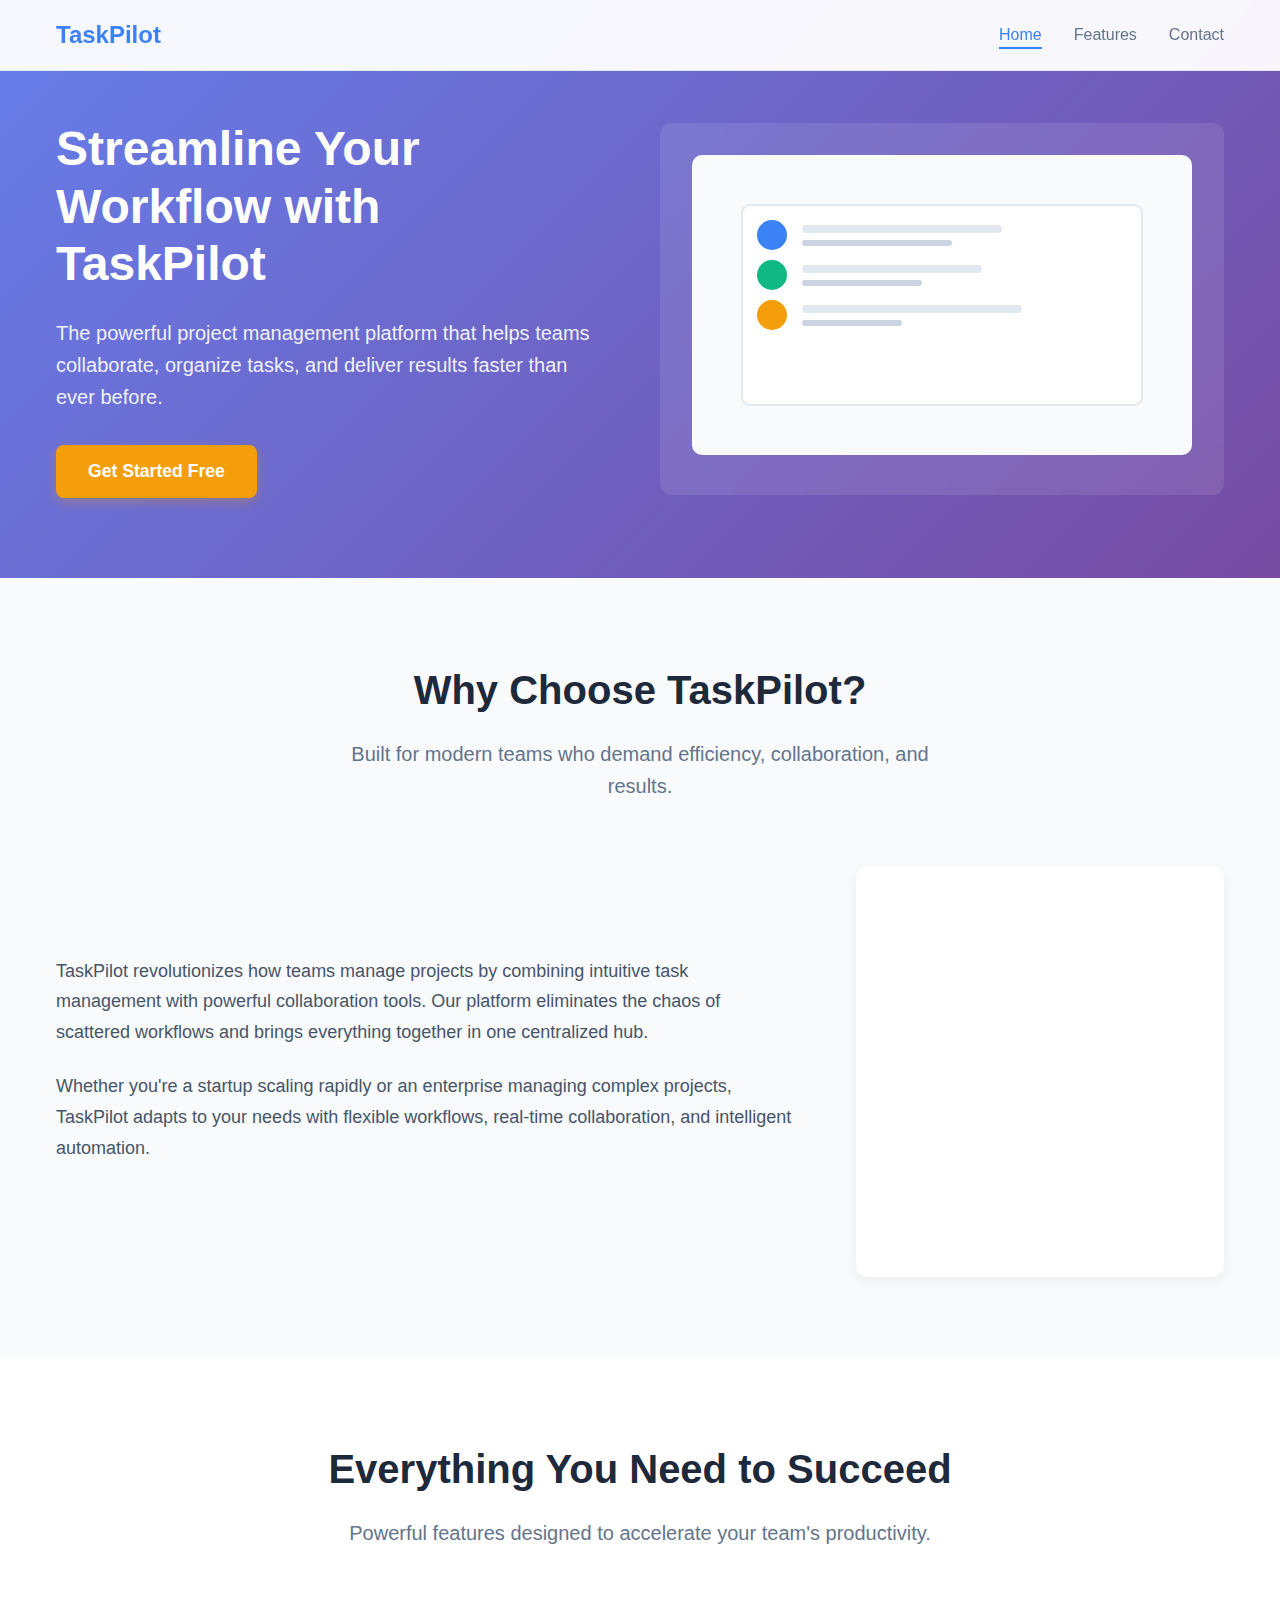
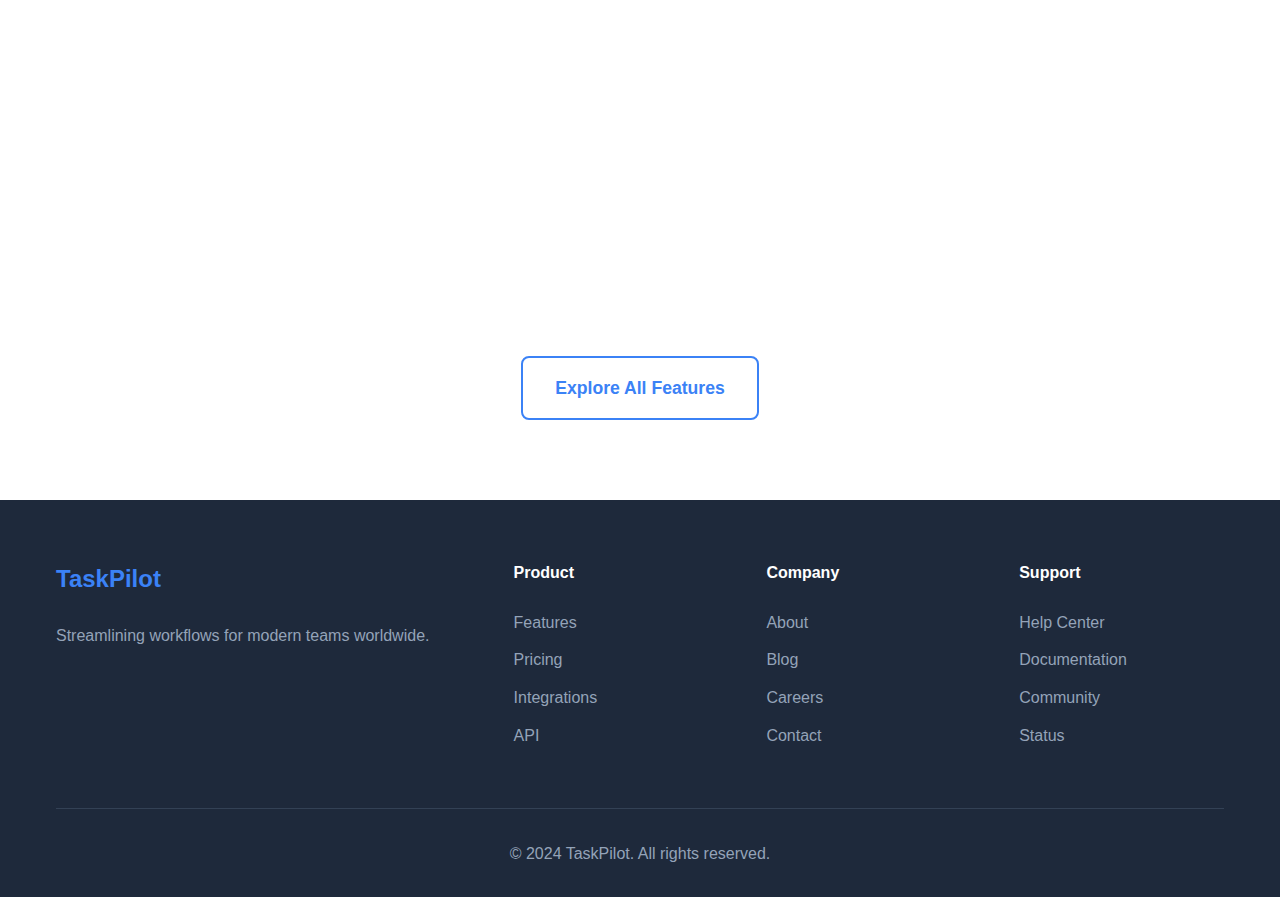
<file: index.html>
<!DOCTYPE html>
<html lang="en">
<head>
    <meta charset="UTF-8">
    <meta name="viewport" content="width=device-width, initial-scale=1.0">
    <title>TaskPilot - Streamline Your Workflow</title>
    <meta name="description" content="TaskPilot helps teams manage projects efficiently with powerful task management and collaboration tools.">
    <link rel="stylesheet" href="css/styles.css">
</head>
<body>
    <!-- Navigation -->
    <nav class="navbar">
        <div class="nav-container">
            <div class="nav-logo">
                <a href="index.html">TaskPilot</a>
            </div>
            <ul class="nav-menu">
                <li class="nav-item">
                    <a href="index.html" class="nav-link active">Home</a>
                </li>
                <li class="nav-item">
                    <a href="features.html" class="nav-link">Features</a>
                </li>
                <li class="nav-item">
                    <a href="contact.html" class="nav-link">Contact</a>
                </li>
            </ul>
            <div class="nav-toggle" id="mobile-menu">
                <span class="bar"></span>
                <span class="bar"></span>
                <span class="bar"></span>
            </div>
        </div>
    </nav>

    <!-- Hero Section -->
    <section class="hero">
        <div class="hero-container">
            <div class="hero-content">
                <h1 class="hero-title">Streamline Your Workflow with TaskPilot</h1>
                <p class="hero-subtitle">The powerful project management platform that helps teams collaborate, organize tasks, and deliver results faster than ever before.</p>
                <button class="cta-button" id="get-started-btn">Get Started Free</button>
            </div>
            <div class="hero-image">
                <div class="hero-placeholder">
                    <svg width="500" height="300" viewBox="0 0 500 300" fill="none" xmlns="http://www.w3.org/2000/svg">
                        <rect width="500" height="300" rx="10" fill="#f8fafc"/>
                        <rect x="50" y="50" width="400" height="200" rx="8" fill="white" stroke="#e2e8f0" stroke-width="2"/>
                        <circle cx="80" cy="80" r="15" fill="#3b82f6"/>
                        <rect x="110" y="70" width="200" height="8" rx="4" fill="#e2e8f0"/>
                        <rect x="110" y="85" width="150" height="6" rx="3" fill="#cbd5e1"/>
                        <circle cx="80" cy="120" r="15" fill="#10b981"/>
                        <rect x="110" y="110" width="180" height="8" rx="4" fill="#e2e8f0"/>
                        <rect x="110" y="125" width="120" height="6" rx="3" fill="#cbd5e1"/>
                        <circle cx="80" cy="160" r="15" fill="#f59e0b"/>
                        <rect x="110" y="150" width="220" height="8" rx="4" fill="#e2e8f0"/>
                        <rect x="110" y="165" width="100" height="6" rx="3" fill="#cbd5e1"/>
                    </svg>
                </div>
            </div>
        </div>
    </section>

    <!-- Product Description -->
    <section class="product-description" id="description">
        <div class="container">
            <div class="section-header">
                <h2>Why Choose TaskPilot?</h2>
                <p>Built for modern teams who demand efficiency, collaboration, and results.</p>
            </div>
            <div class="description-content">
                <div class="description-text">
                    <p>TaskPilot revolutionizes how teams manage projects by combining intuitive task management with powerful collaboration tools. Our platform eliminates the chaos of scattered workflows and brings everything together in one centralized hub.</p>
                    <p>Whether you're a startup scaling rapidly or an enterprise managing complex projects, TaskPilot adapts to your needs with flexible workflows, real-time collaboration, and intelligent automation.</p>
                </div>
                <div class="stats-grid">
                    <div class="stat-item">
                        <div class="stat-number">10k+</div>
                        <div class="stat-label">Active Teams</div>
                    </div>
                    <div class="stat-item">
                        <div class="stat-number">50M+</div>
                        <div class="stat-label">Tasks Completed</div>
                    </div>
                    <div class="stat-item">
                        <div class="stat-number">99.9%</div>
                        <div class="stat-label">Uptime</div>
                    </div>
                </div>
            </div>
        </div>
    </section>

    <!-- Feature Highlights -->
    <section class="feature-highlights">
        <div class="container">
            <div class="section-header">
                <h2>Everything You Need to Succeed</h2>
                <p>Powerful features designed to accelerate your team's productivity.</p>
            </div>
            <div class="features-grid">
                <div class="feature-card">
                    <div class="feature-icon">
                        <svg width="40" height="40" viewBox="0 0 24 24" fill="none" stroke="currentColor" stroke-width="2">
                            <path d="M9 11H7a2 2 0 0 0-2 2v7c0 1.1.9 2 2 2h10c1.1 0 2-.9 2-2v-7c0-1.1-.9-2-2-2h-2"/>
                            <path d="M9 7h6l2 4H7l2-4z"/>
                        </svg>
                    </div>
                    <h3>Task Management</h3>
                    <p>Create, assign, and track tasks with customizable workflows and priority levels.</p>
                </div>
                <div class="feature-card">
                    <div class="feature-icon">
                        <svg width="40" height="40" viewBox="0 0 24 24" fill="none" stroke="currentColor" stroke-width="2">
                            <path d="M17 21v-2a4 4 0 0 0-4-4H5a4 4 0 0 0-4 4v2"/>
                            <circle cx="9" cy="7" r="4"/>
                            <path d="M23 21v-2a4 4 0 0 0-3-3.87"/>
                            <path d="M16 3.13a4 4 0 0 1 0 7.75"/>
                        </svg>
                    </div>
                    <h3>Team Collaboration</h3>
                    <p>Real-time messaging, file sharing, and collaborative workspaces for seamless teamwork.</p>
                </div>
                <div class="feature-card">
                    <div class="feature-icon">
                        <svg width="40" height="40" viewBox="0 0 24 24" fill="none" stroke="currentColor" stroke-width="2">
                            <rect x="3" y="3" width="18" height="18" rx="2" ry="2"/>
                            <path d="M9 9h6v6H9V9z"/>
                        </svg>
                    </div>
                    <h3>Project Tracking</h3>
                    <p>Monitor progress with visual dashboards, Gantt charts, and detailed analytics.</p>
                </div>
            </div>
            <div class="cta-section">
                <a href="features.html" class="secondary-button">Explore All Features</a>
            </div>
        </div>
    </section>

    <!-- Footer -->
    <footer class="footer">
        <div class="footer-container">
            <div class="footer-content">
                <div class="footer-section">
                    <div class="footer-logo">
                        <h3>TaskPilot</h3>
                        <p>Streamlining workflows for modern teams worldwide.</p>
                    </div>
                </div>
                <div class="footer-section">
                    <h4>Product</h4>
                    <ul>
                        <li><a href="features.html">Features</a></li>
                        <li><a href="#">Pricing</a></li>
                        <li><a href="#">Integrations</a></li>
                        <li><a href="#">API</a></li>
                    </ul>
                </div>
                <div class="footer-section">
                    <h4>Company</h4>
                    <ul>
                        <li><a href="#">About</a></li>
                        <li><a href="#">Blog</a></li>
                        <li><a href="#">Careers</a></li>
                        <li><a href="contact.html">Contact</a></li>
                    </ul>
                </div>
                <div class="footer-section">
                    <h4>Support</h4>
                    <ul>
                        <li><a href="#">Help Center</a></li>
                        <li><a href="#">Documentation</a></li>
                        <li><a href="#">Community</a></li>
                        <li><a href="#">Status</a></li>
                    </ul>
                </div>
            </div>
            <div class="footer-bottom">
                <p>&copy; 2024 TaskPilot. All rights reserved.</p>
            </div>
        </div>
    </footer>

    <script src="js/script.js"></script>
</body>
</html>
</file>
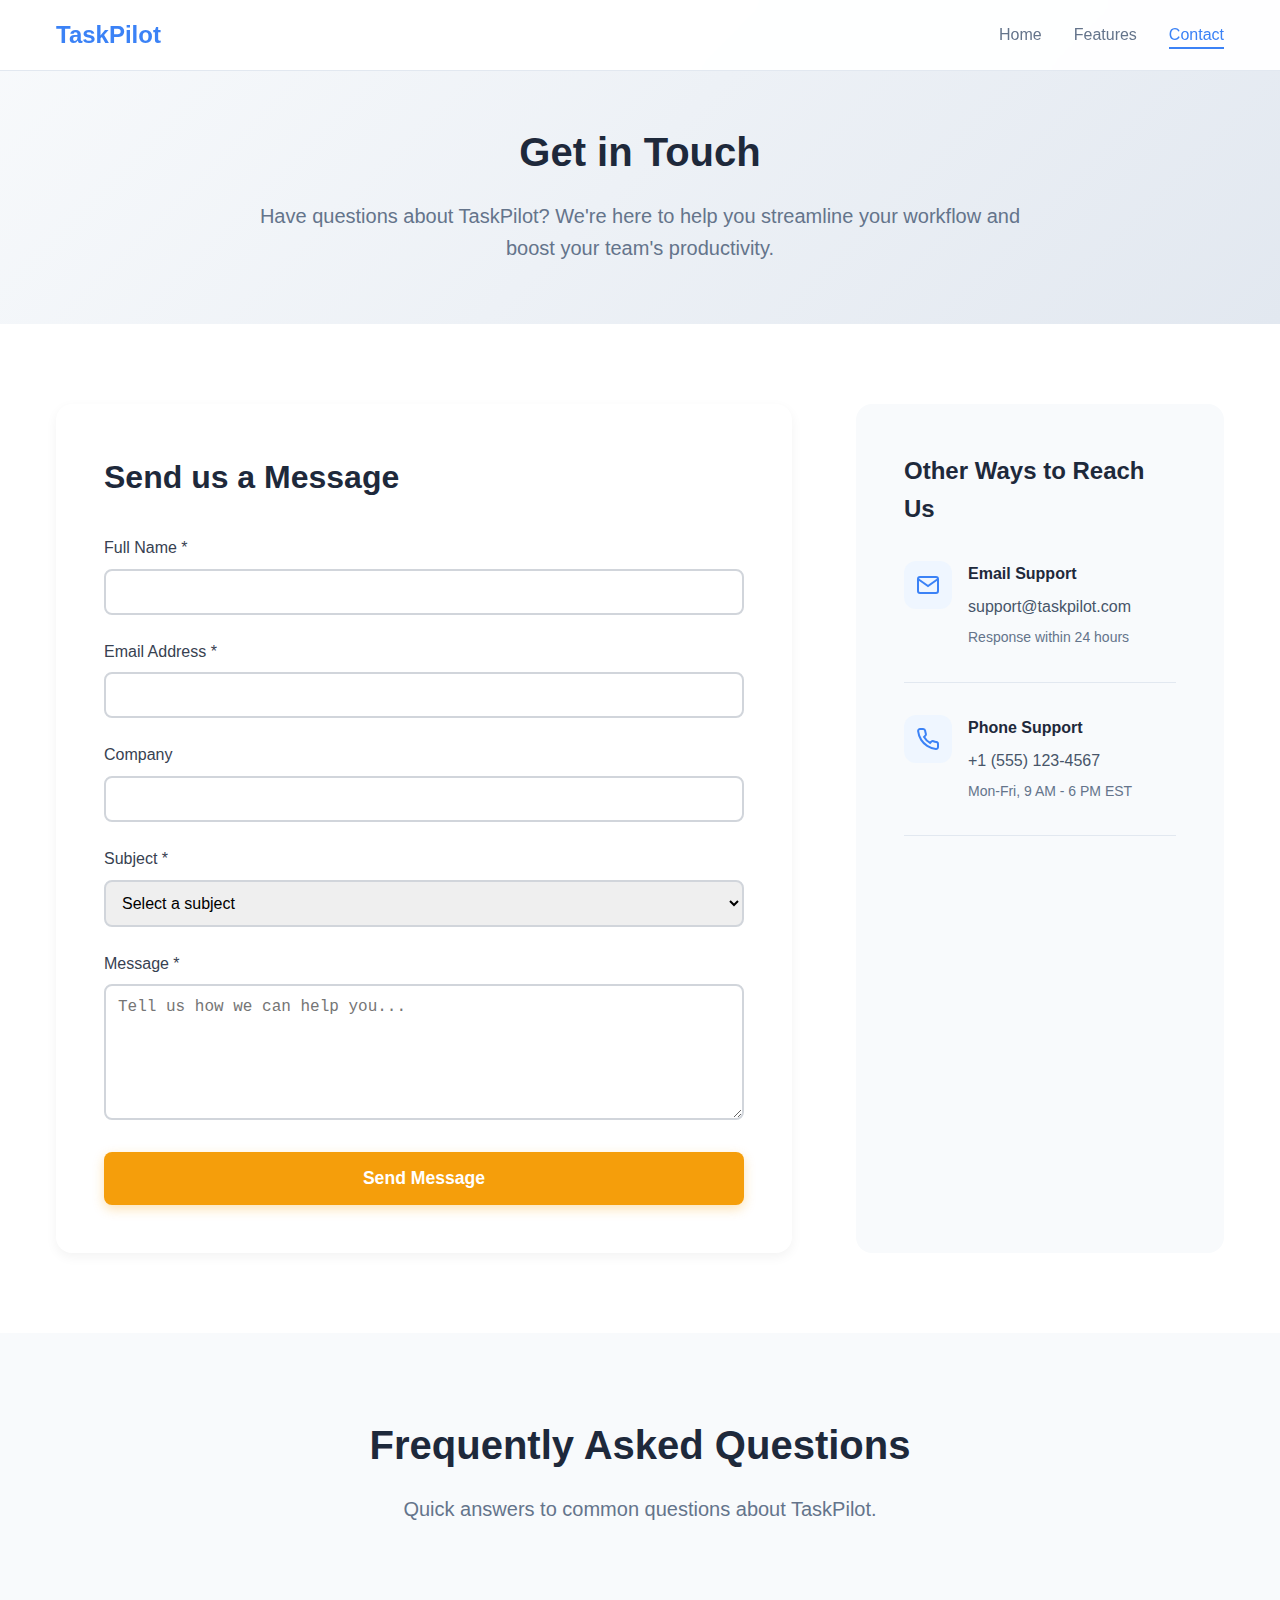
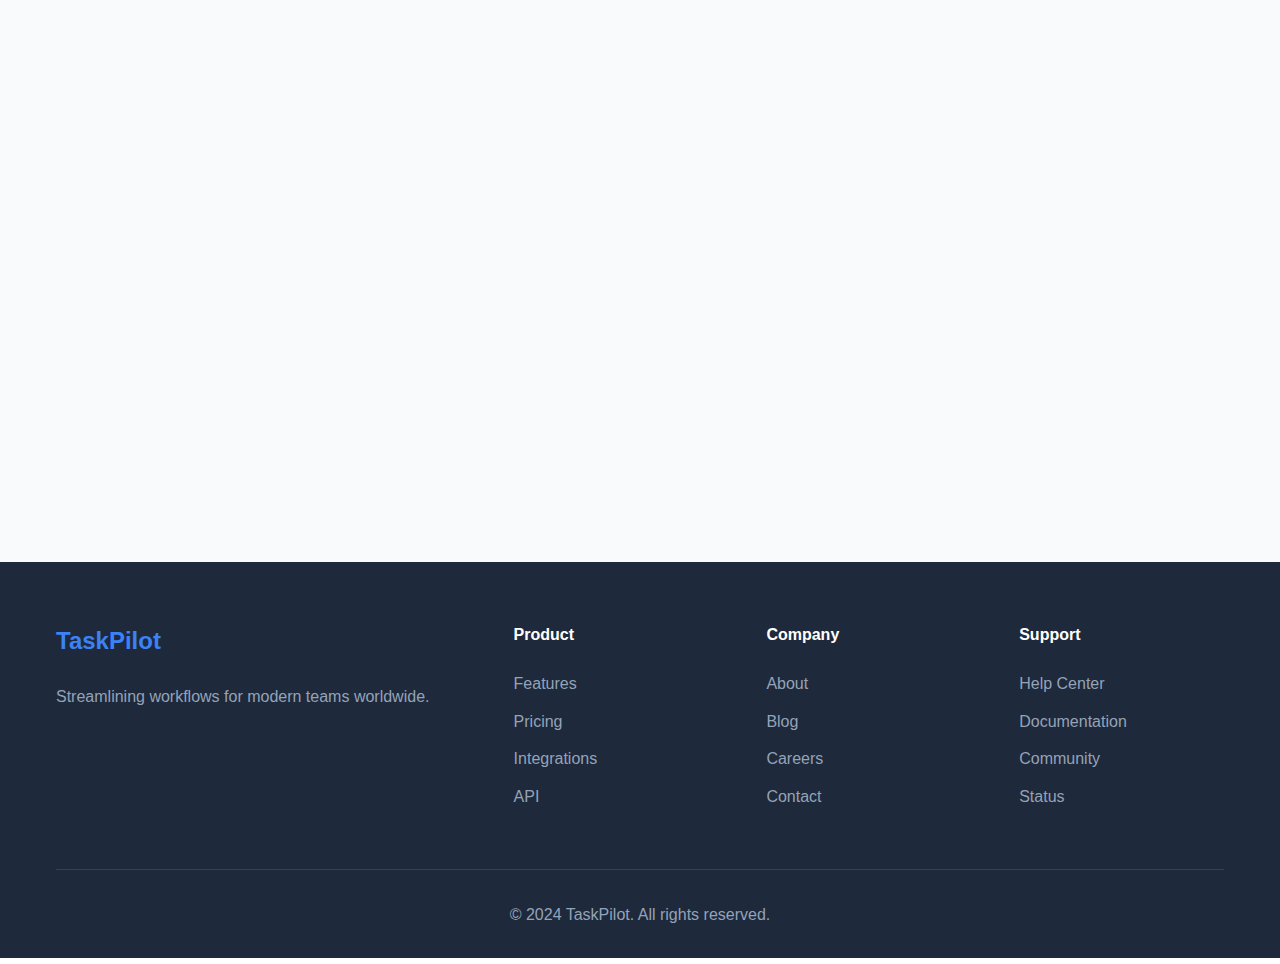
<file: contact.html>
<!DOCTYPE html>
<html lang="en">
<head>
    <meta charset="UTF-8">
    <meta name="viewport" content="width=device-width, initial-scale=1.0">
    <title>Contact - TaskPilot</title>
    <meta name="description" content="Get in touch with TaskPilot. Contact us for support, sales inquiries, or schedule a demo.">
    <link rel="stylesheet" href="css/styles.css">
</head>
<body>
    <!-- Navigation -->
    <nav class="navbar">
        <div class="nav-container">
            <div class="nav-logo">
                <a href="index.html">TaskPilot</a>
            </div>
            <ul class="nav-menu">
                <li class="nav-item">
                    <a href="index.html" class="nav-link">Home</a>
                </li>
                <li class="nav-item">
                    <a href="features.html" class="nav-link">Features</a>
                </li>
                <li class="nav-item">
                    <a href="contact.html" class="nav-link active">Contact</a>
                </li>
            </ul>
            <div class="nav-toggle" id="mobile-menu">
                <span class="bar"></span>
                <span class="bar"></span>
                <span class="bar"></span>
            </div>
        </div>
    </nav>

    <!-- Contact Header -->
    <section class="page-header">
        <div class="container">
            <h1>Get in Touch</h1>
            <p>Have questions about TaskPilot? We're here to help you streamline your workflow and boost your team's productivity.</p>
        </div>
    </section>

    <!-- Contact Content -->
    <section class="contact-section">
        <div class="container">
            <div class="contact-grid">
                <!-- Contact Form -->
                <div class="contact-form-container">
                    <h2>Send us a Message</h2>
                    <form class="contact-form" id="contact-form">
                        <div class="form-group">
                            <label for="name">Full Name *</label>
                            <input type="text" id="name" name="name" required>
                        </div>
                        
                        <div class="form-group">
                            <label for="email">Email Address *</label>
                            <input type="email" id="email" name="email" required>
                        </div>
                        
                        <div class="form-group">
                            <label for="company">Company</label>
                            <input type="text" id="company" name="company">
                        </div>
                        
                        <div class="form-group">
                            <label for="subject">Subject *</label>
                            <select id="subject" name="subject" required>
                                <option value="">Select a subject</option>
                                <option value="general">General Inquiry</option>
                                <option value="sales">Sales & Pricing</option>
                                <option value="demo">Schedule Demo</option>
                                <option value="support">Technical Support</option>
                                <option value="partnership">Partnership</option>
                            </select>
                        </div>
                        
                        <div class="form-group">
                            <label for="message">Message *</label>
                            <textarea id="message" name="message" rows="6" required placeholder="Tell us how we can help you..."></textarea>
                        </div>
                        
                        <button type="submit" class="cta-button form-submit-btn">
                            <span class="btn-text">Send Message</span>
                            <span class="btn-loading" style="display: none;">Sending...</span>
                        </button>
                    </form>
                    
                    <div class="form-success" id="form-success" style="display: none;">
                        <div class="success-icon">✓</div>
                        <h3>Message Sent Successfully!</h3>
                        <p>Thank you for contacting TaskPilot. We'll get back to you within 24 hours.</p>
                    </div>
                </div>

                <!-- Contact Information -->
                <div class="contact-info">
                    <h2>Other Ways to Reach Us</h2>
                    
                    <div class="contact-item">
                        <div class="contact-icon">
                            <svg width="24" height="24" viewBox="0 0 24 24" fill="none" stroke="currentColor" stroke-width="2">
                                <path d="M4 4h16c1.1 0 2 .9 2 2v12c0 1.1-.9 2-2 2H4c-1.1 0-2-.9-2-2V6c0-1.1.9-2 2-2z"/>
                                <polyline points="22,6 12,13 2,6"/>
                            </svg>
                        </div>
                        <div class="contact-details">
                            <h4>Email Support</h4>
                            <p>support@taskpilot.com</p>
                            <span class="contact-note">Response within 24 hours</span>
                        </div>
                    </div>
                    
                    <div class="contact-item">
                        <div class="contact-icon">
                            <svg width="24" height="24" viewBox="0 0 24 24" fill="none" stroke="currentColor" stroke-width="2">
                                <path d="M22 16.92v3a2 2 0 0 1-2.18 2 19.79 19.79 0 0 1-8.63-3.07 19.5 19.5 0 0 1-6-6 19.79 19.79 0 0 1-3.07-8.67A2 2 0 0 1 4.11 2h3a2 2 0 0 1 2 1.72 12.84 12.84 0 0 0 .7 2.81 2 2 0 0 1-.45 2.11L8.09 9.91a16 16 0 0 0 6 6l1.27-1.27a2 2 0 0 1 2.11-.45 12.84 12.84 0 0 0 2.81.7A2 2 0 0 1 22 16.92z"/>
                            </svg>
                        </div>
                        <div class="contact-details">
                            <h4>Phone Support</h4>
                            <p>+1 (555) 123-4567</p>
                            <span class="contact-note">Mon-Fri, 9 AM - 6 PM EST</span>
                        </div>
                    </div>
                    
                    <div class="contact-item">
                        <div class="contact-icon">
                            <svg width="24" height="24" viewBox="0 0 24 24" fill="none" stroke="currentColor" stroke-width="2">
                                <path d="M21 10c0 7-9 13-9 13s-9-6-9-13a9 9 0 0 1 18 0z"/>
                                <circle cx="12" cy="10" r="3"/>
                            </svg>
                        </div>
                        <div class="contact-details">
                            <h4>Office Location</h4>
                            <p>123 Innovation Drive<br>San Francisco, CA 94105</p>
                            <span class="contact-note">By appointment only</span>
                        </div>
                    </div>
                    
                    <div class="contact-item">
                        <div class="contact-icon">
                            <svg width="24" height="24" viewBox="0 0 24 24" fill="none" stroke="currentColor" stroke-width="2">
                                <circle cx="12" cy="12" r="10"/>
                                <polyline points="12,6 12,12 16,14"/>
                            </svg>
                        </div>
                        <div class="contact-details">
                            <h4>Live Chat</h4>
                            <p>Available on our website</p>
                            <span class="contact-note">Mon-Fri, 9 AM - 6 PM EST</span>
                        </div>
                    </div>
                </div>
            </div>
        </div>
    </section>

    <!-- FAQ Section -->
    <section class="faq-section">
        <div class="container">
            <div class="section-header">
                <h2>Frequently Asked Questions</h2>
                <p>Quick answers to common questions about TaskPilot.</p>
            </div>
            <div class="faq-grid">
                <div class="faq-item">
                    <h4>How quickly can we get started?</h4>
                    <p>You can sign up and start using TaskPilot immediately. Our onboarding process takes less than 5 minutes, and you can import existing projects right away.</p>
                </div>
                <div class="faq-item">
                    <h4>Do you offer a free trial?</h4>
                    <p>Yes! We offer a 14-day free trial with access to all premium features. No credit card required to get started.</p>
                </div>
                <div class="faq-item">
                    <h4>Can TaskPilot integrate with our existing tools?</h4>
                    <p>Absolutely. TaskPilot integrates with over 200 popular tools including Slack, GitHub, Google Workspace, and many more.</p>
                </div>
                <div class="faq-item">
                    <h4>Is my data secure?</h4>
                    <p>Security is our top priority. We use enterprise-grade encryption, regular security audits, and comply with GDPR, SOC 2, and other industry standards.</p>
                </div>
            </div>
        </div>
    </section>

    <!-- Footer -->
    <footer class="footer">
        <div class="footer-container">
            <div class="footer-content">
                <div class="footer-section">
                    <div class="footer-logo">
                        <h3>TaskPilot</h3>
                        <p>Streamlining workflows for modern teams worldwide.</p>
                    </div>
                </div>
                <div class="footer-section">
                    <h4>Product</h4>
                    <ul>
                        <li><a href="features.html">Features</a></li>
                        <li><a href="#">Pricing</a></li>
                        <li><a href="#">Integrations</a></li>
                        <li><a href="#">API</a></li>
                    </ul>
                </div>
                <div class="footer-section">
                    <h4>Company</h4>
                    <ul>
                        <li><a href="#">About</a></li>
                        <li><a href="#">Blog</a></li>
                        <li><a href="#">Careers</a></li>
                        <li><a href="contact.html">Contact</a></li>
                    </ul>
                </div>
                <div class="footer-section">
                    <h4>Support</h4>
                    <ul>
                        <li><a href="#">Help Center</a></li>
                        <li><a href="#">Documentation</a></li>
                        <li><a href="#">Community</a></li>
                        <li><a href="#">Status</a></li>
                    </ul>
                </div>
            </div>
            <div class="footer-bottom">
                <p>&copy; 2024 TaskPilot. All rights reserved.</p>
            </div>
        </div>
    </footer>

    <script src="js/script.js"></script>
</body>
</html>
</file>
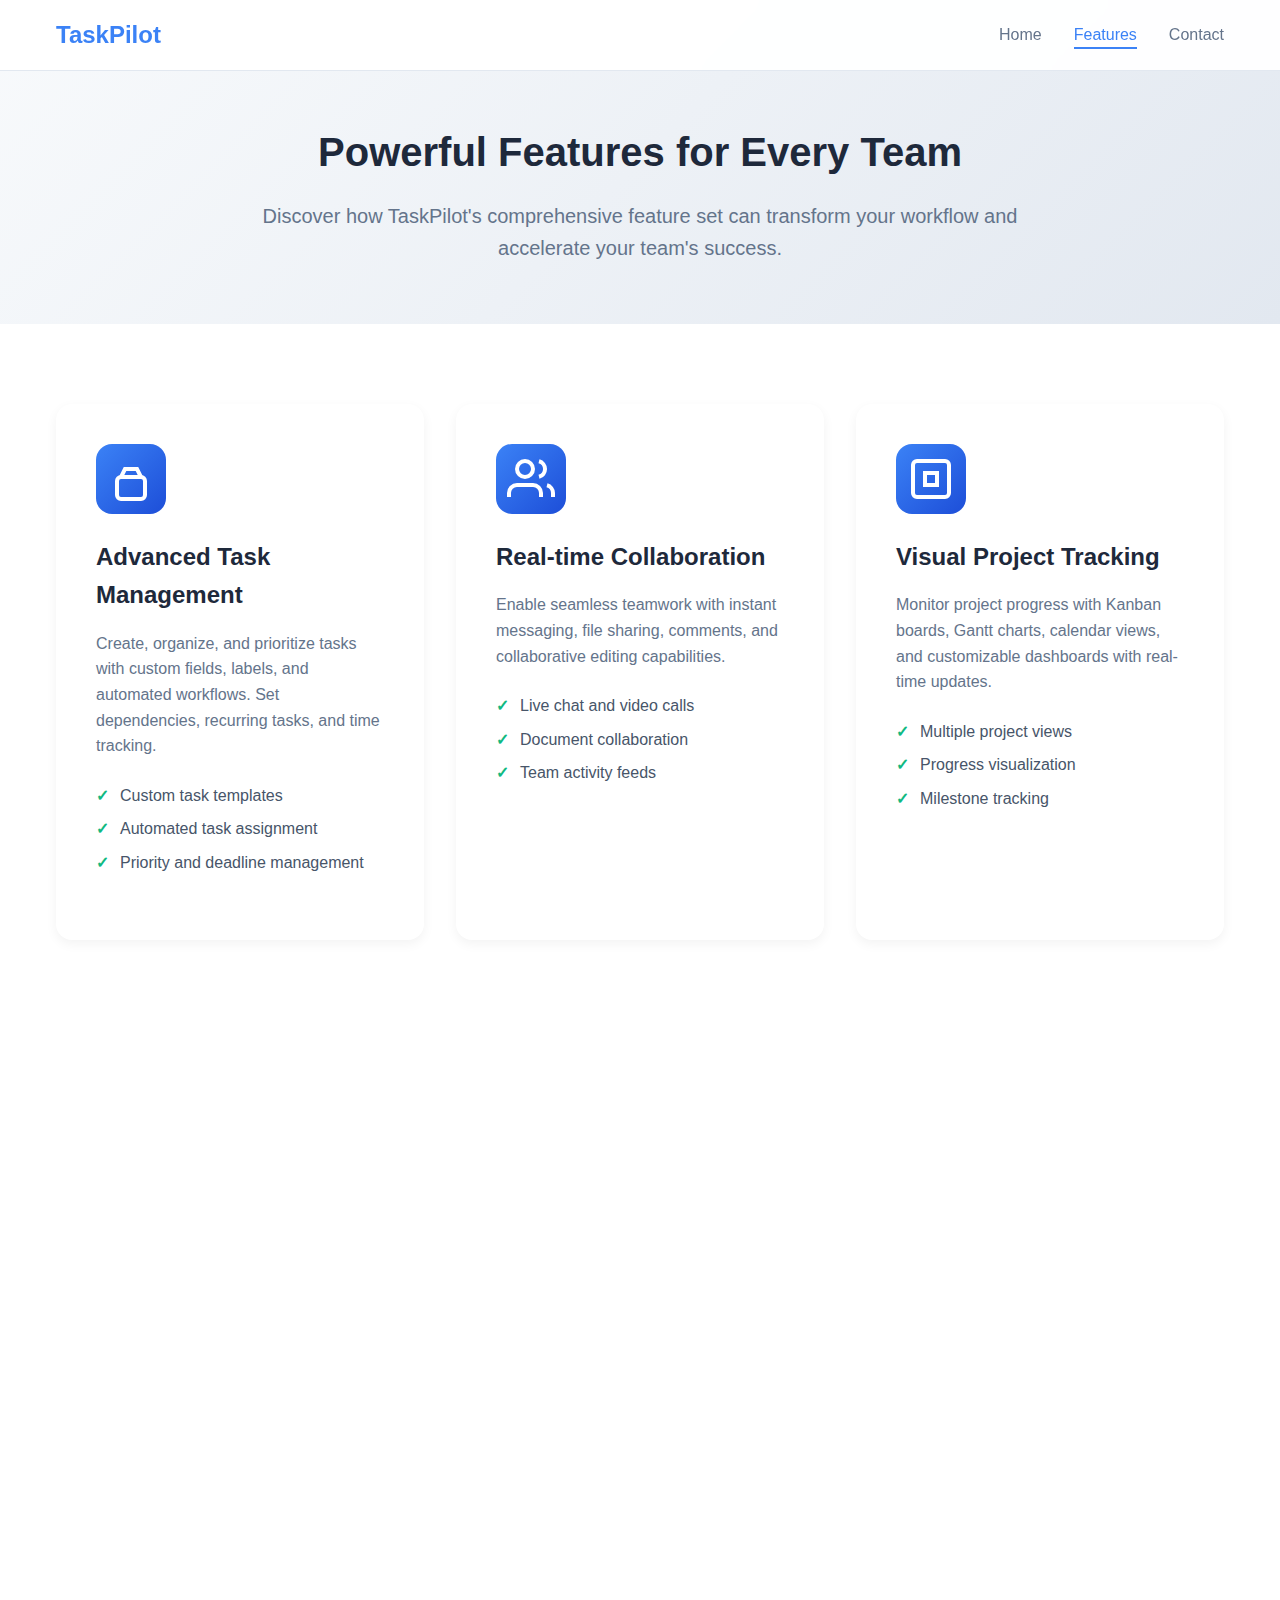
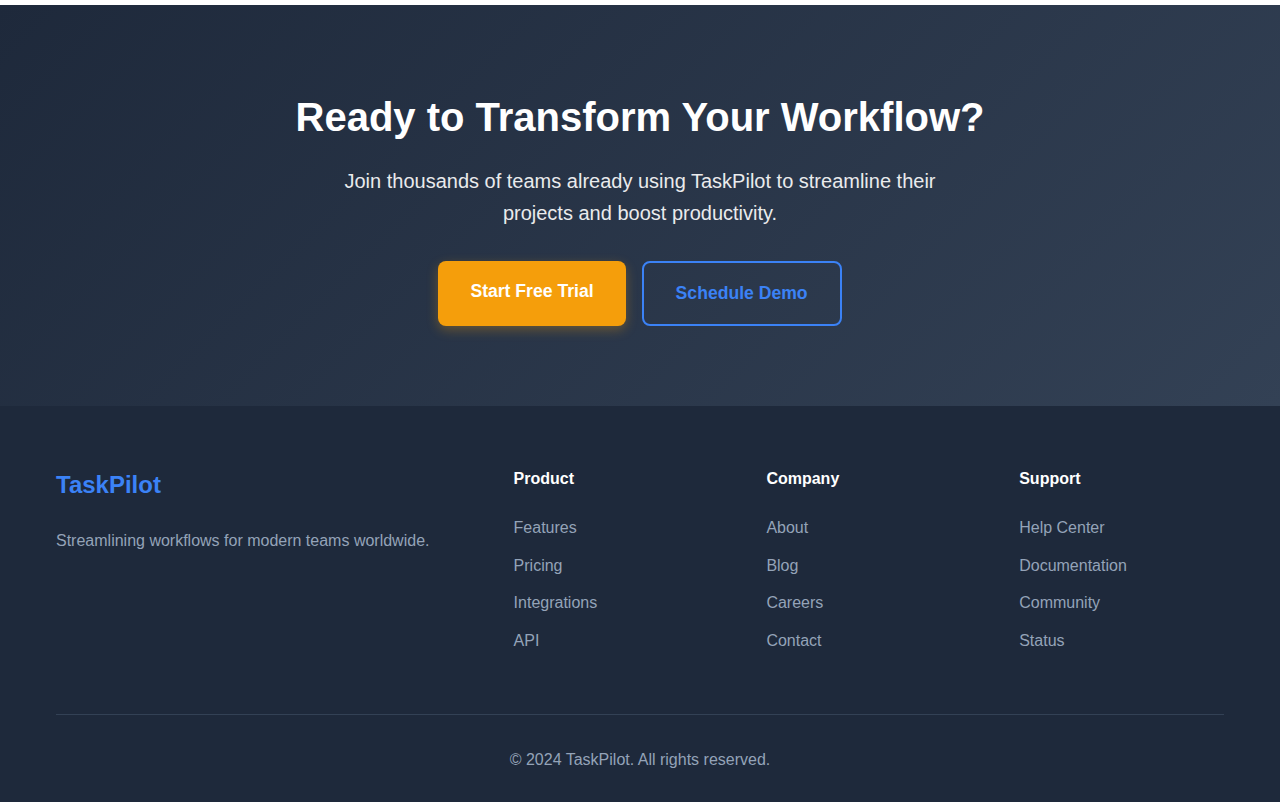
<file: features.html>
<!DOCTYPE html>
<html lang="en">
<head>
    <meta charset="UTF-8">
    <meta name="viewport" content="width=device-width, initial-scale=1.0">
    <title>Features - TaskPilot</title>
    <meta name="description" content="Discover TaskPilot's powerful features designed to streamline your workflow and boost team productivity.">
    <link rel="stylesheet" href="css/styles.css">
</head>
<body>
    <!-- Navigation -->
    <nav class="navbar">
        <div class="nav-container">
            <div class="nav-logo">
                <a href="index.html">TaskPilot</a>
            </div>
            <ul class="nav-menu">
                <li class="nav-item">
                    <a href="index.html" class="nav-link">Home</a>
                </li>
                <li class="nav-item">
                    <a href="features.html" class="nav-link active">Features</a>
                </li>
                <li class="nav-item">
                    <a href="contact.html" class="nav-link">Contact</a>
                </li>
            </ul>
            <div class="nav-toggle" id="mobile-menu">
                <span class="bar"></span>
                <span class="bar"></span>
                <span class="bar"></span>
            </div>
        </div>
    </nav>

    <!-- Features Header -->
    <section class="page-header">
        <div class="container">
            <h1>Powerful Features for Every Team</h1>
            <p>Discover how TaskPilot's comprehensive feature set can transform your workflow and accelerate your team's success.</p>
        </div>
    </section>

    <!-- Features Grid -->
    <section class="features-section">
        <div class="container">
            <div class="features-grid-detailed">
                <div class="feature-card-detailed">
                    <div class="feature-icon-large">
                        <svg width="48" height="48" viewBox="0 0 24 24" fill="none" stroke="currentColor" stroke-width="2">
                            <path d="M9 11H7a2 2 0 0 0-2 2v7c0 1.1.9 2 2 2h10c1.1 0 2-.9 2-2v-7c0-1.1-.9-2-2-2h-2"/>
                            <path d="M9 7h6l2 4H7l2-4z"/>
                        </svg>
                    </div>
                    <h3>Advanced Task Management</h3>
                    <p>Create, organize, and prioritize tasks with custom fields, labels, and automated workflows. Set dependencies, recurring tasks, and time tracking.</p>
                    <ul class="feature-list">
                        <li>Custom task templates</li>
                        <li>Automated task assignment</li>
                        <li>Priority and deadline management</li>
                    </ul>
                </div>

                <div class="feature-card-detailed">
                    <div class="feature-icon-large">
                        <svg width="48" height="48" viewBox="0 0 24 24" fill="none" stroke="currentColor" stroke-width="2">
                            <path d="M17 21v-2a4 4 0 0 0-4-4H5a4 4 0 0 0-4 4v2"/>
                            <circle cx="9" cy="7" r="4"/>
                            <path d="M23 21v-2a4 4 0 0 0-3-3.87"/>
                            <path d="M16 3.13a4 4 0 0 1 0 7.75"/>
                        </svg>
                    </div>
                    <h3>Real-time Collaboration</h3>
                    <p>Enable seamless teamwork with instant messaging, file sharing, comments, and collaborative editing capabilities.</p>
                    <ul class="feature-list">
                        <li>Live chat and video calls</li>
                        <li>Document collaboration</li>
                        <li>Team activity feeds</li>
                    </ul>
                </div>

                <div class="feature-card-detailed">
                    <div class="feature-icon-large">
                        <svg width="48" height="48" viewBox="0 0 24 24" fill="none" stroke="currentColor" stroke-width="2">
                            <rect x="3" y="3" width="18" height="18" rx="2" ry="2"/>
                            <path d="M9 9h6v6H9V9z"/>
                        </svg>
                    </div>
                    <h3>Visual Project Tracking</h3>
                    <p>Monitor project progress with Kanban boards, Gantt charts, calendar views, and customizable dashboards with real-time updates.</p>
                    <ul class="feature-list">
                        <li>Multiple project views</li>
                        <li>Progress visualization</li>
                        <li>Milestone tracking</li>
                    </ul>
                </div>

                <div class="feature-card-detailed">
                    <div class="feature-icon-large">
                        <svg width="48" height="48" viewBox="0 0 24 24" fill="none" stroke="currentColor" stroke-width="2">
                            <path d="M4 15s1-1 4-1 5 2 8 2 4-1 4-1V3s-1 1-4 1-5-2-8-2-4 1-4 1z"/>
                            <line x1="4" y1="22" x2="4" y2="15"/>
                        </svg>
                    </div>
                    <h3>Smart Analytics & Reporting</h3>
                    <p>Gain insights into team performance, project health, and productivity trends with comprehensive analytics and custom reports.</p>
                    <ul class="feature-list">
                        <li>Performance metrics</li>
                        <li>Custom report builder</li>
                        <li>Trend analysis</li>
                    </ul>
                </div>

                <div class="feature-card-detailed">
                    <div class="feature-icon-large">
                        <svg width="48" height="48" viewBox="0 0 24 24" fill="none" stroke="currentColor" stroke-width="2">
                            <circle cx="12" cy="12" r="3"/>
                            <path d="M19.4 15a1.65 1.65 0 0 0 .33 1.82l.06.06a2 2 0 0 1 0 2.83 2 2 0 0 1-2.83 0l-.06-.06a1.65 1.65 0 0 0-1.82-.33 1.65 1.65 0 0 0-1 1.51V21a2 2 0 0 1-2 2 2 2 0 0 1-2-2v-.09A1.65 1.65 0 0 0 9 19.4a1.65 1.65 0 0 0-1.82.33l-.06.06a2 2 0 0 1-2.83 0 2 2 0 0 1 0-2.83l.06-.06a1.65 1.65 0 0 0 .33-1.82 1.65 1.65 0 0 0-1.51-1H3a2 2 0 0 1-2-2 2 2 0 0 1 2-2h.09A1.65 1.65 0 0 0 4.6 9a1.65 1.65 0 0 0-.33-1.82l-.06-.06a2 2 0 0 1 0-2.83 2 2 0 0 1 2.83 0l.06.06a1.65 1.65 0 0 0 1.82.33H9a1.65 1.65 0 0 0 1 1.51V3a2 2 0 0 1 2-2 2 2 0 0 1 2 2v.09a1.65 1.65 0 0 0 1 1.51 1.65 1.65 0 0 0 1.82-.33l.06-.06a2 2 0 0 1 2.83 0 2 2 0 0 1 0 2.83l-.06.06a1.65 1.65 0 0 0-.33 1.82V9a1.65 1.65 0 0 0 1.51 1H21a2 2 0 0 1 2 2 2 2 0 0 1-2 2h-.09a1.65 1.65 0 0 0-1.51 1z"/>
                        </svg>
                    </div>
                    <h3>Workflow Automation</h3>
                    <p>Automate repetitive tasks and processes with custom rules, triggers, and integrations to boost team efficiency.</p>
                    <ul class="feature-list">
                        <li>Custom automation rules</li>
                        <li>Trigger-based actions</li>
                        <li>Integration workflows</li>
                    </ul>
                </div>

                <div class="feature-card-detailed expandable" id="expandable-feature">
                    <div class="feature-icon-large">
                        <svg width="48" height="48" viewBox="0 0 24 24" fill="none" stroke="currentColor" stroke-width="2">
                            <rect x="2" y="3" width="20" height="14" rx="2" ry="2"/>
                            <line x1="8" y1="21" x2="16" y2="21"/>
                            <line x1="12" y1="17" x2="12" y2="21"/>
                        </svg>
                    </div>
                    <h3>Enterprise Security & Integrations</h3>
                    <p>Enterprise-grade security with SSO, advanced permissions, audit logs, and seamless integrations with your favorite tools.</p>
                    <ul class="feature-list">
                        <li>SSO and 2FA authentication</li>
                        <li>Role-based permissions</li>
                        <li>200+ app integrations</li>
                    </ul>
                    
                    <button class="expand-button" id="expand-btn">
                        <span class="expand-text">Learn More</span>
                        <svg class="expand-icon" width="20" height="20" viewBox="0 0 24 24" fill="none" stroke="currentColor" stroke-width="2">
                            <polyline points="6,9 12,15 18,9"></polyline>
                        </svg>
                    </button>

                    <div class="expanded-content" id="expanded-content">
                        <div class="expanded-details">
                            <h4>Security Features</h4>
                            <ul>
                                <li><strong>Single Sign-On (SSO):</strong> Integrate with your existing identity provider for seamless authentication</li>
                                <li><strong>Two-Factor Authentication:</strong> Add an extra layer of security to all user accounts</li>
                                <li><strong>Advanced Permissions:</strong> Granular control over who can access what data and features</li>
                                <li><strong>Audit Logs:</strong> Complete visibility into all user actions and system changes</li>
                                <li><strong>Data Encryption:</strong> End-to-end encryption for all data in transit and at rest</li>
                            </ul>

                            <h4>Integration Capabilities</h4>
                            <ul>
                                <li><strong>Communication Tools:</strong> Slack, Microsoft Teams, Discord</li>
                                <li><strong>Development Tools:</strong> GitHub, GitLab, Jira, Bitbucket</li>
                                <li><strong>Cloud Storage:</strong> Google Drive, Dropbox, OneDrive</li>
                                <li><strong>Time Tracking:</strong> Toggl, Harvest, RescueTime</li>
                                <li><strong>CRM Systems:</strong> Salesforce, HubSpot, Pipedrive</li>
                            </ul>

                            <h4>Compliance</h4>
                            <p>TaskPilot meets industry-standard compliance requirements including GDPR, SOC 2 Type II, and HIPAA, ensuring your data is protected and your business remains compliant with relevant regulations.</p>
                        </div>
                    </div>
                </div>
            </div>
        </div>
    </section>

    <!-- CTA Section -->
    <section class="cta-section-page">
        <div class="container">
            <div class="cta-content">
                <h2>Ready to Transform Your Workflow?</h2>
                <p>Join thousands of teams already using TaskPilot to streamline their projects and boost productivity.</p>
                <div class="cta-buttons">
                    <a href="contact.html" class="cta-button">Start Free Trial</a>
                    <a href="contact.html" class="secondary-button">Schedule Demo</a>
                </div>
            </div>
        </div>
    </section>

    <!-- Footer -->
    <footer class="footer">
        <div class="footer-container">
            <div class="footer-content">
                <div class="footer-section">
                    <div class="footer-logo">
                        <h3>TaskPilot</h3>
                        <p>Streamlining workflows for modern teams worldwide.</p>
                    </div>
                </div>
                <div class="footer-section">
                    <h4>Product</h4>
                    <ul>
                        <li><a href="features.html">Features</a></li>
                        <li><a href="#">Pricing</a></li>
                        <li><a href="#">Integrations</a></li>
                        <li><a href="#">API</a></li>
                    </ul>
                </div>
                <div class="footer-section">
                    <h4>Company</h4>
                    <ul>
                        <li><a href="#">About</a></li>
                        <li><a href="#">Blog</a></li>
                        <li><a href="#">Careers</a></li>
                        <li><a href="contact.html">Contact</a></li>
                    </ul>
                </div>
                <div class="footer-section">
                    <h4>Support</h4>
                    <ul>
                        <li><a href="#">Help Center</a></li>
                        <li><a href="#">Documentation</a></li>
                        <li><a href="#">Community</a></li>
                        <li><a href="#">Status</a></li>
                    </ul>
                </div>
            </div>
            <div class="footer-bottom">
                <p>&copy; 2024 TaskPilot. All rights reserved.</p>
            </div>
        </div>
    </footer>

    <script src="js/script.js"></script>
</body>
</html>
</file>
<file: css/styles.css>
/* Reset and Base Styles */
* {
    margin: 0;
    padding: 0;
    box-sizing: border-box;
}

html {
    scroll-behavior: smooth;
}

body {
    font-family: -apple-system, BlinkMacSystemFont, 'Segoe UI', Roboto, Oxygen, Ubuntu, Cantarell, sans-serif;
    line-height: 1.6;
    color: #334155;
    background-color: #ffffff;
}

.container {
    max-width: 1200px;
    margin: 0 auto;
    padding: 0 1rem;
}

/* Navigation */
.navbar {
    background: rgba(255, 255, 255, 0.95);
    backdrop-filter: blur(10px);
    position: fixed;
    top: 0;
    width: 100%;
    z-index: 1000;
    border-bottom: 1px solid #e2e8f0;
    transition: all 0.3s ease;
}

.nav-container {
    max-width: 1200px;
    margin: 0 auto;
    padding: 0 1rem;
    display: flex;
    justify-content: space-between;
    align-items: center;
    height: 70px;
}

.nav-logo a {
    font-size: 1.5rem;
    font-weight: 700;
    color: #3b82f6;
    text-decoration: none;
    transition: color 0.3s ease;
}

.nav-logo a:hover {
    color: #2563eb;
}

.nav-menu {
    display: flex;
    list-style: none;
    gap: 2rem;
}

.nav-item {
    position: relative;
}

.nav-link {
    color: #64748b;
    text-decoration: none;
    font-weight: 500;
    transition: color 0.3s ease;
    padding: 0.5rem 0;
}

.nav-link:hover,
.nav-link.active {
    color: #3b82f6;
}

.nav-link.active::after {
    content: '';
    position: absolute;
    bottom: -1px;
    left: 0;
    width: 100%;
    height: 2px;
    background: #3b82f6;
}

.nav-toggle {
    display: none;
    flex-direction: column;
    cursor: pointer;
}

.bar {
    width: 25px;
    height: 3px;
    background: #334155;
    margin: 3px 0;
    transition: 0.3s;
}

/* Hero Section */
.hero {
    padding: 120px 0 80px;
    background: linear-gradient(135deg, #667eea 0%, #764ba2 100%);
    color: white;
}

.hero-container {
    max-width: 1200px;
    margin: 0 auto;
    padding: 0 1rem;
    display: grid;
    grid-template-columns: 1fr 1fr;
    gap: 4rem;
    align-items: center;
}

.hero-content h1 {
    font-size: 3rem;
    font-weight: 700;
    margin-bottom: 1.5rem;
    line-height: 1.2;
}

.hero-subtitle {
    font-size: 1.25rem;
    margin-bottom: 2rem;
    opacity: 0.9;
    line-height: 1.6;
}

.cta-button {
    background: #f59e0b;
    color: white;
    padding: 1rem 2rem;
    border: none;
    border-radius: 8px;
    font-size: 1.1rem;
    font-weight: 600;
    cursor: pointer;
    text-decoration: none;
    display: inline-block;
    transition: all 0.3s ease;
    box-shadow: 0 4px 12px rgba(245, 158, 11, 0.3);
}

.cta-button:hover {
    background: #d97706;
    transform: translateY(-2px);
    box-shadow: 0 6px 20px rgba(245, 158, 11, 0.4);
}

.secondary-button {
    background: transparent;
    color: #3b82f6;
    padding: 1rem 2rem;
    border: 2px solid #3b82f6;
    border-radius: 8px;
    font-size: 1.1rem;
    font-weight: 600;
    cursor: pointer;
    text-decoration: none;
    display: inline-block;
    transition: all 0.3s ease;
}

.secondary-button:hover {
    background: #3b82f6;
    color: white;
    transform: translateY(-2px);
}

.hero-image {
    display: flex;
    justify-content: center;
    align-items: center;
}

.hero-placeholder {
    background: rgba(255, 255, 255, 0.1);
    border-radius: 12px;
    padding: 2rem;
    backdrop-filter: blur(10px);
}

/* Page Header */
.page-header {
    padding: 120px 0 60px;
    background: linear-gradient(135deg, #f8fafc 0%, #e2e8f0 100%);
    text-align: center;
}

.page-header h1 {
    font-size: 2.5rem;
    font-weight: 700;
    margin-bottom: 1rem;
    color: #1e293b;
}

.page-header p {
    font-size: 1.25rem;
    color: #64748b;
    max-width: 800px;
    margin: 0 auto;
}

/* Section Headers */
.section-header {
    text-align: center;
    margin-bottom: 4rem;
}

.section-header h2 {
    font-size: 2.5rem;
    font-weight: 700;
    margin-bottom: 1rem;
    color: #1e293b;
}

.section-header p {
    font-size: 1.25rem;
    color: #64748b;
    max-width: 600px;
    margin: 0 auto;
}

/* Product Description */
.product-description {
    padding: 80px 0;
    background: #f8fafc;
}

.description-content {
    display: grid;
    grid-template-columns: 2fr 1fr;
    gap: 4rem;
    align-items: center;
}

.description-text p {
    font-size: 1.125rem;
    margin-bottom: 1.5rem;
    color: #475569;
    line-height: 1.7;
}

.stats-grid {
    display: grid;
    grid-template-columns: 1fr;
    gap: 2rem;
    background: white;
    padding: 2rem;
    border-radius: 12px;
    box-shadow: 0 4px 12px rgba(0, 0, 0, 0.05);
}

.stat-item {
    text-align: center;
}

.stat-number {
    font-size: 2.5rem;
    font-weight: 700;
    color: #3b82f6;
    display: block;
}

.stat-label {
    font-size: 0.875rem;
    color: #64748b;
    text-transform: uppercase;
    letter-spacing: 0.05em;
    margin-top: 0.5rem;
}

/* Feature Highlights */
.feature-highlights {
    padding: 80px 0;
}

.features-grid {
    display: grid;
    grid-template-columns: repeat(auto-fit, minmax(300px, 1fr));
    gap: 2rem;
    margin-bottom: 4rem;
}

.feature-card {
    background: white;
    padding: 2rem;
    border-radius: 12px;
    box-shadow: 0 4px 12px rgba(0, 0, 0, 0.05);
    text-align: center;
    transition: all 0.3s ease;
}

.feature-card:hover {
    transform: translateY(-4px);
    box-shadow: 0 8px 25px rgba(0, 0, 0, 0.1);
}

.feature-icon {
    width: 60px;
    height: 60px;
    background: #eff6ff;
    color: #3b82f6;
    border-radius: 12px;
    display: flex;
    align-items: center;
    justify-content: center;
    margin: 0 auto 1.5rem;
}

.feature-card h3 {
    font-size: 1.5rem;
    font-weight: 600;
    margin-bottom: 1rem;
    color: #1e293b;
}

.feature-card p {
    color: #64748b;
    line-height: 1.6;
}

.cta-section {
    text-align: center;
}

/* Features Page */
.features-section {
    padding: 80px 0;
}

.features-grid-detailed {
    display: grid;
    grid-template-columns: repeat(auto-fit, minmax(350px, 1fr));
    gap: 2rem;
}

.feature-card-detailed {
    background: white;
    padding: 2.5rem;
    border-radius: 16px;
    box-shadow: 0 4px 12px rgba(0, 0, 0, 0.05);
    transition: all 0.3s ease;
    position: relative;
}

.feature-card-detailed:hover {
    transform: translateY(-4px);
    box-shadow: 0 8px 25px rgba(0, 0, 0, 0.1);
}

.feature-icon-large {
    width: 70px;
    height: 70px;
    background: linear-gradient(135deg, #3b82f6, #1d4ed8);
    color: white;
    border-radius: 16px;
    display: flex;
    align-items: center;
    justify-content: center;
    margin-bottom: 1.5rem;
}

.feature-card-detailed h3 {
    font-size: 1.5rem;
    font-weight: 600;
    margin-bottom: 1rem;
    color: #1e293b;
}

.feature-card-detailed p {
    color: #64748b;
    margin-bottom: 1.5rem;
    line-height: 1.6;
}

.feature-list {
    list-style: none;
    margin-bottom: 1.5rem;
}

.feature-list li {
    color: #475569;
    margin-bottom: 0.5rem;
    padding-left: 1.5rem;
    position: relative;
}

.feature-list li::before {
    content: '✓';
    position: absolute;
    left: 0;
    color: #10b981;
    font-weight: bold;
}

/* Expandable Feature */
.expandable {
    overflow: hidden;
}

.expand-button {
    background: #f1f5f9;
    color: #3b82f6;
    border: none;
    padding: 0.75rem 1.5rem;
    border-radius: 8px;
    font-weight: 500;
    cursor: pointer;
    display: flex;
    align-items: center;
    gap: 0.5rem;
    transition: all 0.3s ease;
    width: 100%;
    justify-content: center;
}

.expand-button:hover {
    background: #e2e8f0;
}

.expand-icon {
    transition: transform 0.3s ease;
}

.expandable.expanded .expand-icon {
    transform: rotate(180deg);
}

.expanded-content {
    max-height: 0;
    overflow: hidden;
    transition: max-height 0.3s ease;
}

.expandable.expanded .expanded-content {
    max-height: 1000px;
}

.expanded-details {
    padding: 1.5rem 0 0;
    border-top: 1px solid #e2e8f0;
    margin-top: 1.5rem;
}

.expanded-details h4 {
    font-size: 1.25rem;
    font-weight: 600;
    color: #1e293b;
    margin-bottom: 1rem;
}

.expanded-details ul {
    list-style: none;
    margin-bottom: 1.5rem;
}

.expanded-details li {
    color: #475569;
    margin-bottom: 0.75rem;
    padding-left: 1.5rem;
    position: relative;
    line-height: 1.5;
}

.expanded-details li::before {
    content: '→';
    position: absolute;
    left: 0;
    color: #3b82f6;
    font-weight: bold;
}

.expanded-details strong {
    color: #1e293b;
}

/* CTA Section */
.cta-section-page {
    padding: 80px 0;
    background: linear-gradient(135deg, #1e293b 0%, #334155 100%);
    color: white;
    text-align: center;
}

.cta-content h2 {
    font-size: 2.5rem;
    font-weight: 700;
    margin-bottom: 1rem;
}

.cta-content p {
    font-size: 1.25rem;
    opacity: 0.9;
    margin-bottom: 2rem;
    max-width: 600px;
    margin-left: auto;
    margin-right: auto;
}

.cta-buttons {
    display: flex;
    gap: 1rem;
    justify-content: center;
    flex-wrap: wrap;
}

/* Contact Page */
.contact-section {
    padding: 80px 0;
}

.contact-grid {
    display: grid;
    grid-template-columns: 2fr 1fr;
    gap: 4rem;
}

.contact-form-container {
    background: white;
    padding: 3rem;
    border-radius: 16px;
    box-shadow: 0 4px 12px rgba(0, 0, 0, 0.05);
}

.contact-form-container h2 {
    font-size: 2rem;
    font-weight: 600;
    margin-bottom: 2rem;
    color: #1e293b;
}

.form-group {
    margin-bottom: 1.5rem;
}

.form-group label {
    display: block;
    font-weight: 500;
    margin-bottom: 0.5rem;
    color: #374151;
}

.form-group input,
.form-group select,
.form-group textarea {
    width: 100%;
    padding: 0.75rem;
    border: 2px solid #d1d5db;
    border-radius: 8px;
    font-size: 1rem;
    transition: border-color 0.3s ease;
}

.form-group input:focus,
.form-group select:focus,
.form-group textarea:focus {
    outline: none;
    border-color: #3b82f6;
}

.form-group textarea {
    resize: vertical;
    min-height: 120px;
}

.form-submit-btn {
    width: 100%;
    position: relative;
}

.btn-loading {
    position: absolute;
    top: 50%;
    left: 50%;
    transform: translate(-50%, -50%);
}

.form-success {
    text-align: center;
    padding: 2rem;
    background: #f0fdf4;
    border-radius: 12px;
    border: 2px solid #10b981;
}

.success-icon {
    width: 60px;
    height: 60px;
    background: #10b981;
    color: white;
    border-radius: 50%;
    display: flex;
    align-items: center;
    justify-content: center;
    font-size: 2rem;
    font-weight: bold;
    margin: 0 auto 1rem;
}

.form-success h3 {
    color: #065f46;
    margin-bottom: 0.5rem;
}

.form-success p {
    color: #047857;
}

/* Contact Info */
.contact-info {
    background: #f8fafc;
    padding: 3rem;
    border-radius: 16px;
}

.contact-info h2 {
    font-size: 1.5rem;
    font-weight: 600;
    margin-bottom: 2rem;
    color: #1e293b;
}

.contact-item {
    display: flex;
    gap: 1rem;
    margin-bottom: 2rem;
    padding-bottom: 2rem;
    border-bottom: 1px solid #e2e8f0;
}

.contact-item:last-child {
    border-bottom: none;
    margin-bottom: 0;
    padding-bottom: 0;
}

.contact-icon {
    width: 48px;
    height: 48px;
    background: #eff6ff;
    color: #3b82f6;
    border-radius: 12px;
    display: flex;
    align-items: center;
    justify-content: center;
    flex-shrink: 0;
}

.contact-details h4 {
    font-weight: 600;
    margin-bottom: 0.5rem;
    color: #1e293b;
}

.contact-details p {
    color: #475569;
    margin-bottom: 0.25rem;
}

.contact-note {
    font-size: 0.875rem;
    color: #64748b;
}

/* FAQ Section */
.faq-section {
    padding: 80px 0;
    background: #f8fafc;
}

.faq-grid {
    display: grid;
    grid-template-columns: repeat(auto-fit, minmax(280px, 1fr));
    gap: 2rem;
}

.faq-item {
    background: white;
    padding: 2rem;
    border-radius: 12px;
    box-shadow: 0 2px 8px rgba(0, 0, 0, 0.05);
}

.faq-item h4 {
    font-size: 1.25rem;
    font-weight: 600;
    margin-bottom: 1rem;
    color: #1e293b;
}

.faq-item p {
    color: #64748b;
    line-height: 1.6;
}

/* Footer */
.footer {
    background: #1e293b;
    color: white;
    padding: 60px 0 30px;
}

.footer-container {
    max-width: 1200px;
    margin: 0 auto;
    padding: 0 1rem;
}

.footer-content {
    display: grid;
    grid-template-columns: 2fr 1fr 1fr 1fr;
    gap: 3rem;
    margin-bottom: 3rem;
}

.footer-section h3,
.footer-section h4 {
    margin-bottom: 1.5rem;
    color: white;
}

.footer-section h3 {
    color: #3b82f6;
    font-size: 1.5rem;
}

.footer-section p {
    color: #94a3b8;
    line-height: 1.6;
}

.footer-section ul {
    list-style: none;
}

.footer-section li {
    margin-bottom: 0.75rem;
}

.footer-section a {
    color: #94a3b8;
    text-decoration: none;
    transition: color 0.3s ease;
}

.footer-section a:hover {
    color: #3b82f6;
}

.footer-bottom {
    border-top: 1px solid #334155;
    padding-top: 2rem;
    text-align: center;
    color: #94a3b8;
}

/* Responsive Design */
@media (max-width: 1024px) {
    .hero-container {
        grid-template-columns: 1fr;
        text-align: center;
        gap: 2rem;
    }
    
    .hero-content h1 {
        font-size: 2.5rem;
    }
    
    .description-content {
        grid-template-columns: 1fr;
        gap: 2rem;
    }
    
    .contact-grid {
        grid-template-columns: 1fr;
        gap: 2rem;
    }
    
    .footer-content {
        grid-template-columns: 1fr 1fr;
        gap: 2rem;
    }
}

@media (max-width: 768px) {
    .nav-menu {
        position: fixed;
        left: -100%;
        top: 70px;
        flex-direction: column;
        background-color: white;
        width: 100%;
        text-align: center;
        transition: 0.3s;
        box-shadow: 0 10px 27px rgba(0, 0, 0, 0.05);
        padding: 2rem 0;
    }

    .nav-menu.active {
        left: 0;
    }

    .nav-item {
        margin: 1rem 0;
    }

    .nav-toggle {
        display: flex;
    }

    .nav-toggle.active .bar:nth-child(2) {
        opacity: 0;
    }

    .nav-toggle.active .bar:nth-child(1) {
        transform: translateY(8px) rotate(45deg);
    }

    .nav-toggle.active .bar:nth-child(3) {
        transform: translateY(-8px) rotate(-45deg);
    }
    
    .hero {
        padding: 100px 0 60px;
    }
    
    .hero-content h1 {
        font-size: 2rem;
    }
    
    .hero-subtitle {
        font-size: 1.125rem;
    }
    
    .page-header {
        padding: 100px 0 40px;
    }
    
    .page-header h1 {
        font-size: 2rem;
    }
    
    .section-header h2 {
        font-size: 2rem;
    }
    
    .features-grid,
    .features-grid-detailed {
        grid-template-columns: 1fr;
    }
    
    .contact-form-container,
    .contact-info {
        padding: 2rem;
    }
    
    .footer-content {
        grid-template-columns: 1fr;
        text-align: center;
    }
    
    .cta-buttons {
        flex-direction: column;
        align-items: center;
    }
    
    .cta-button,
    .secondary-button {
        width: 100%;
        max-width: 300px;
    }
}

@media (max-width: 480px) {
    .container {
        padding: 0 0.75rem;
    }
    
    .hero-content h1 {
        font-size: 1.75rem;
    }
    
    .page-header h1 {
        font-size: 1.75rem;
    }
    
    .section-header h2 {
        font-size: 1.75rem;
    }
    
    .feature-card,
    .feature-card-detailed {
        padding: 1.5rem;
    }
    
    .contact-form-container,
    .contact-info {
        padding: 1.5rem;
    }
    
    .faq-item {
        padding: 1.5rem;
    }
}

/* Animation Classes */
.fade-in {
    opacity: 0;
    transform: translateY(30px);
    transition: opacity 0.6s ease, transform 0.6s ease;
}

.fade-in.visible {
    opacity: 1;
    transform: translateY(0);
}

/* Smooth scrolling enhancement */
@media (prefers-reduced-motion: no-preference) {
    html {
        scroll-behavior: smooth;
    }
}
</file>
